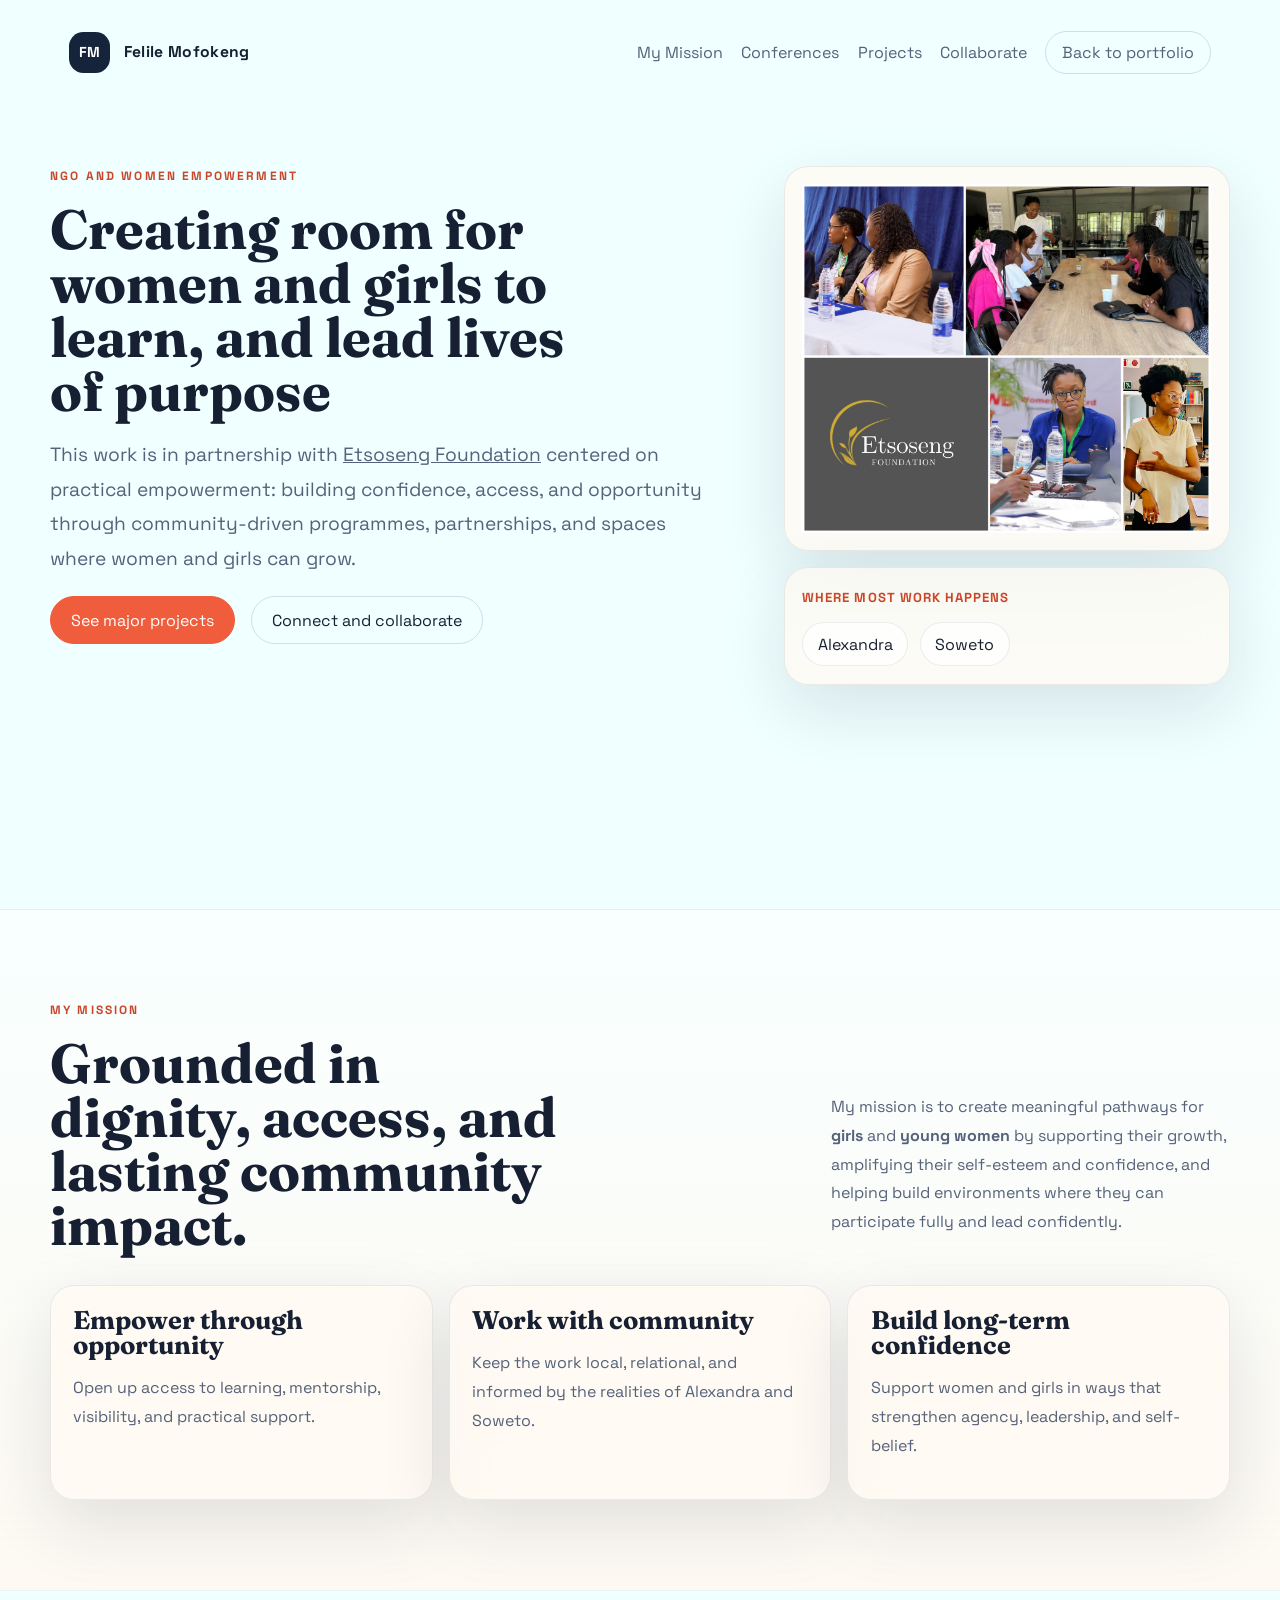
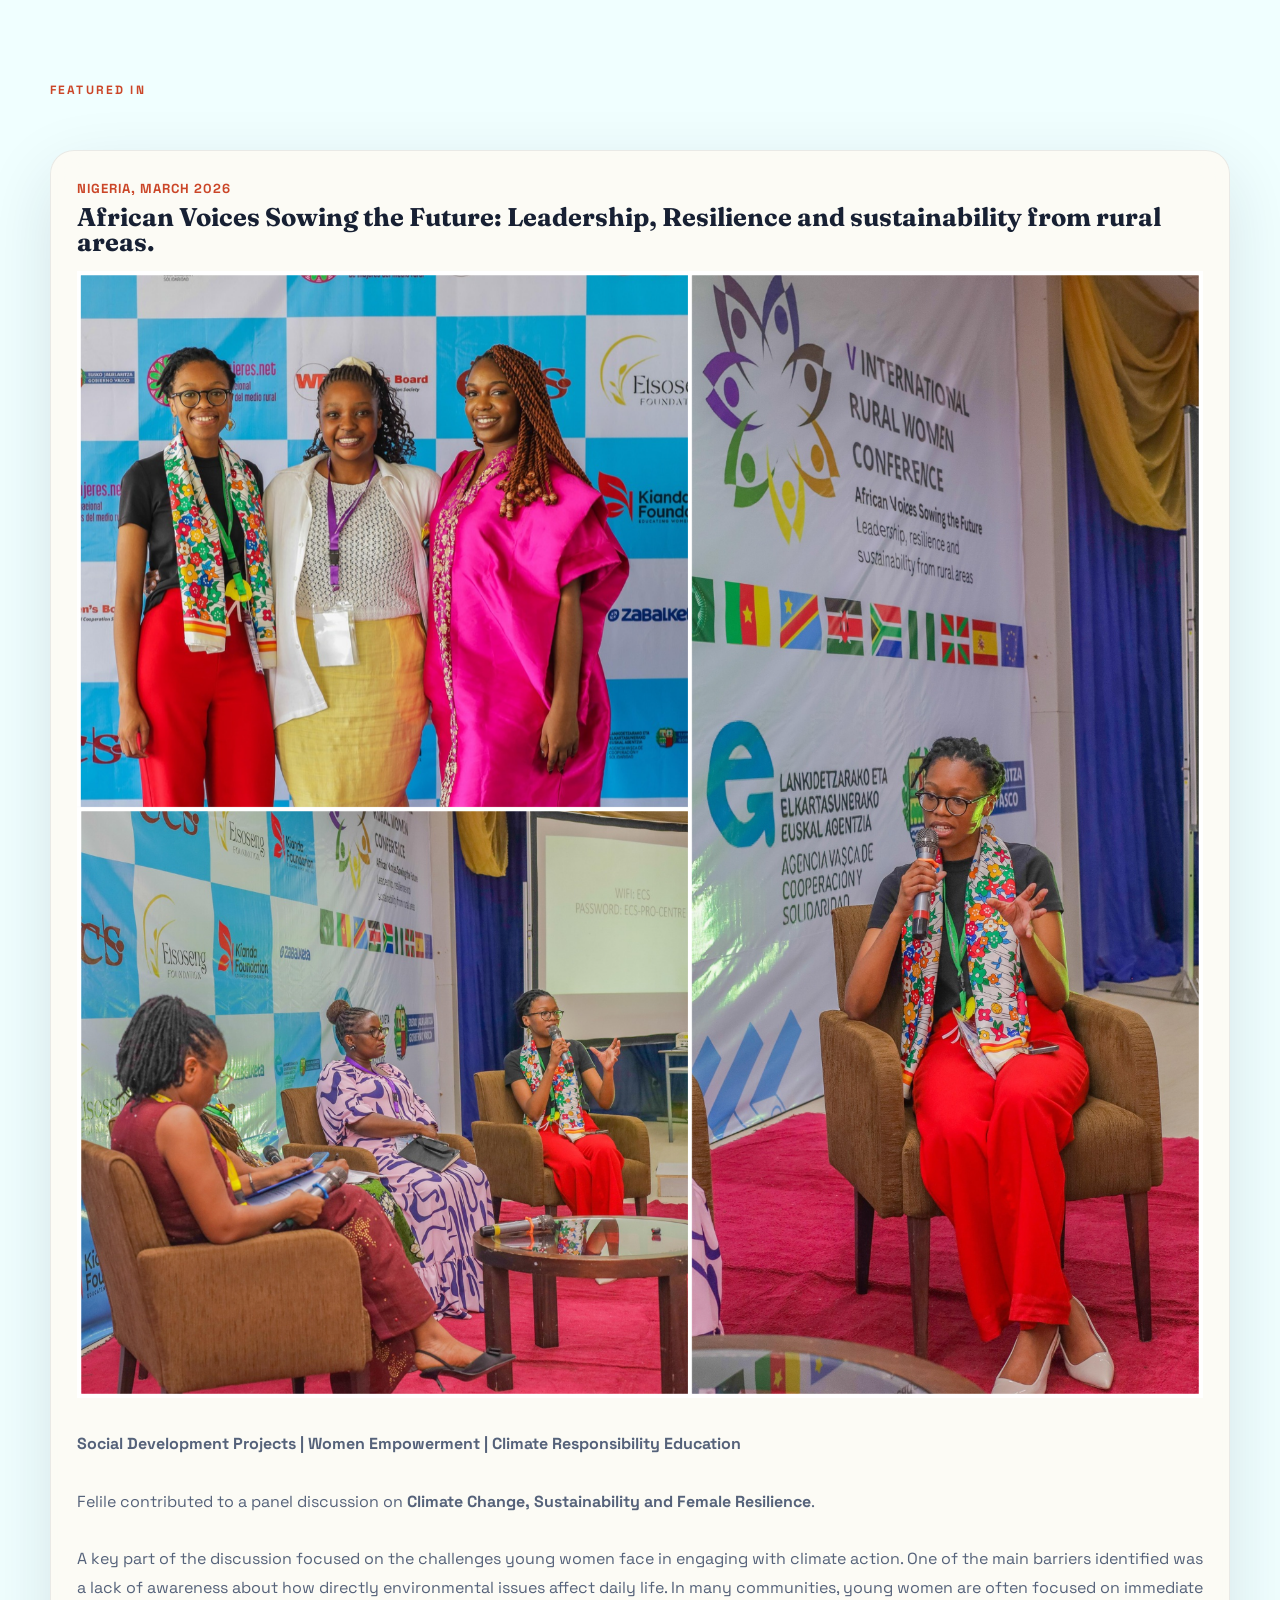
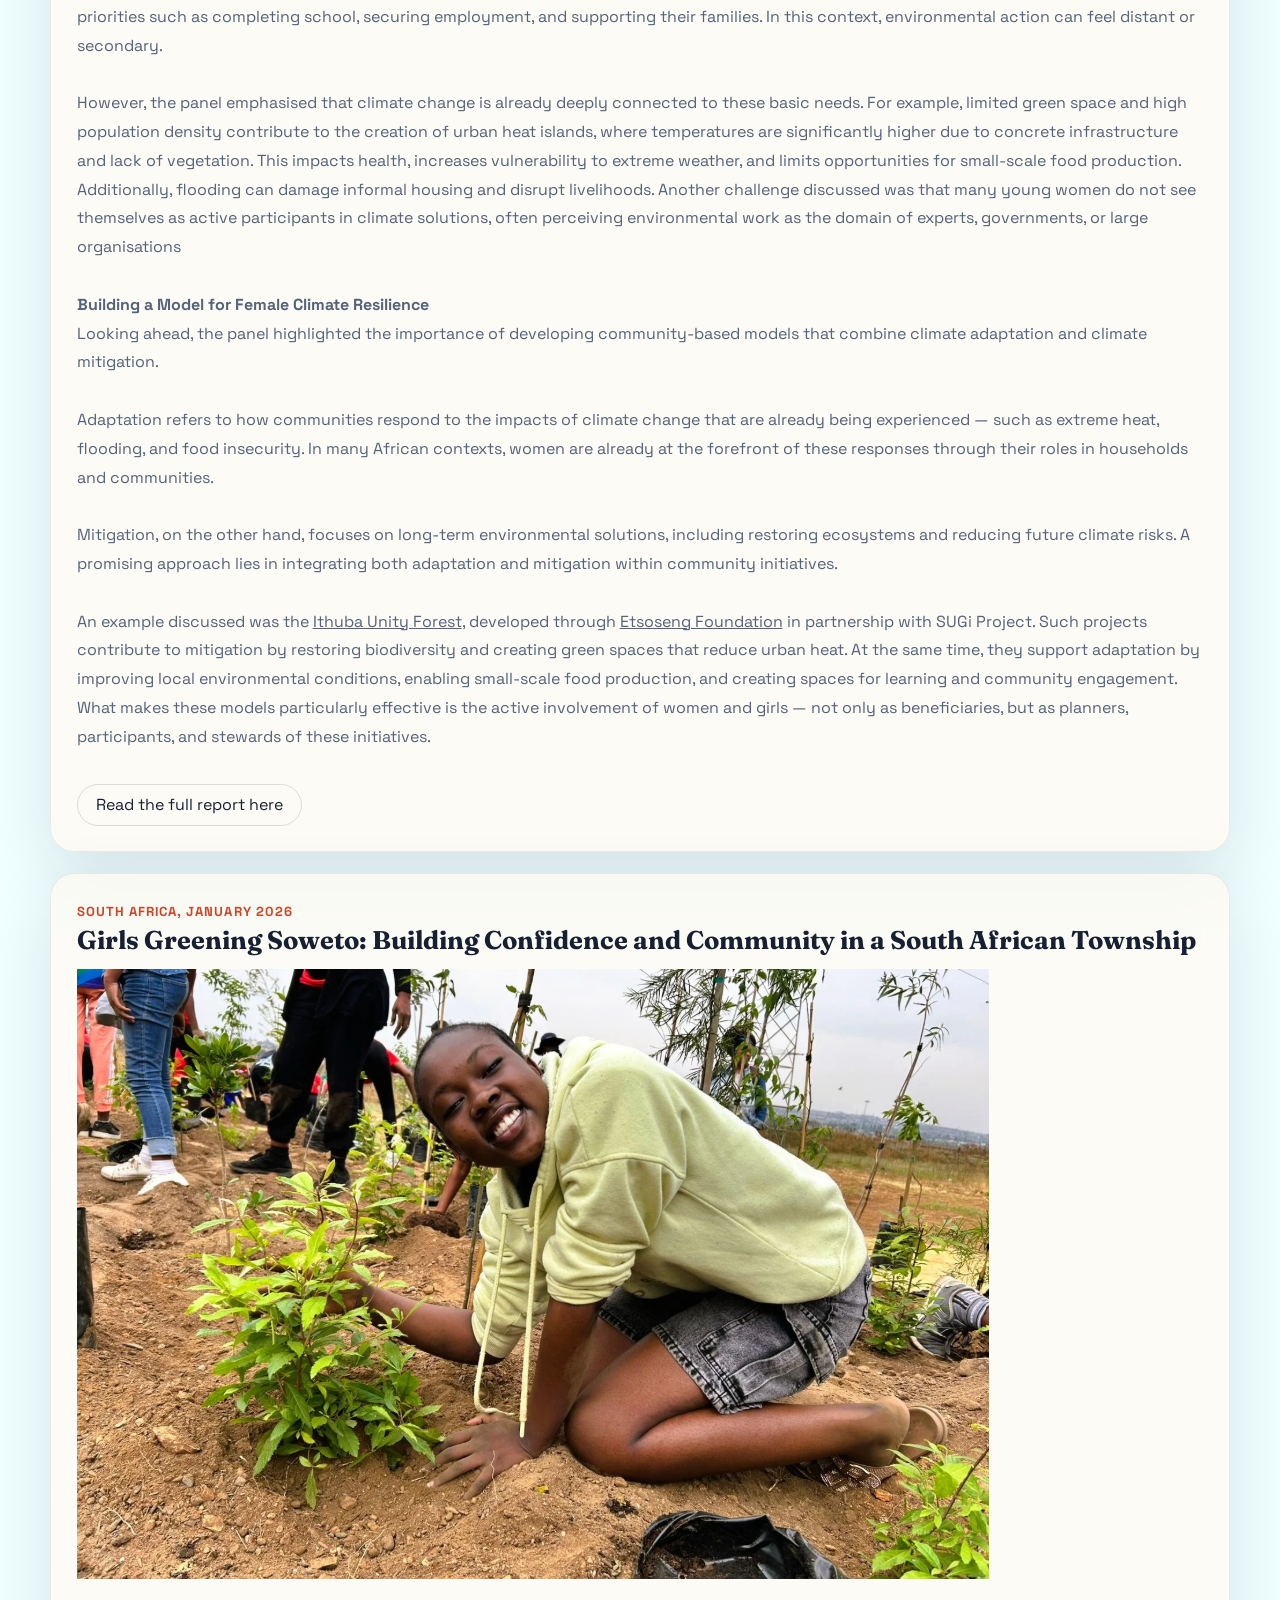
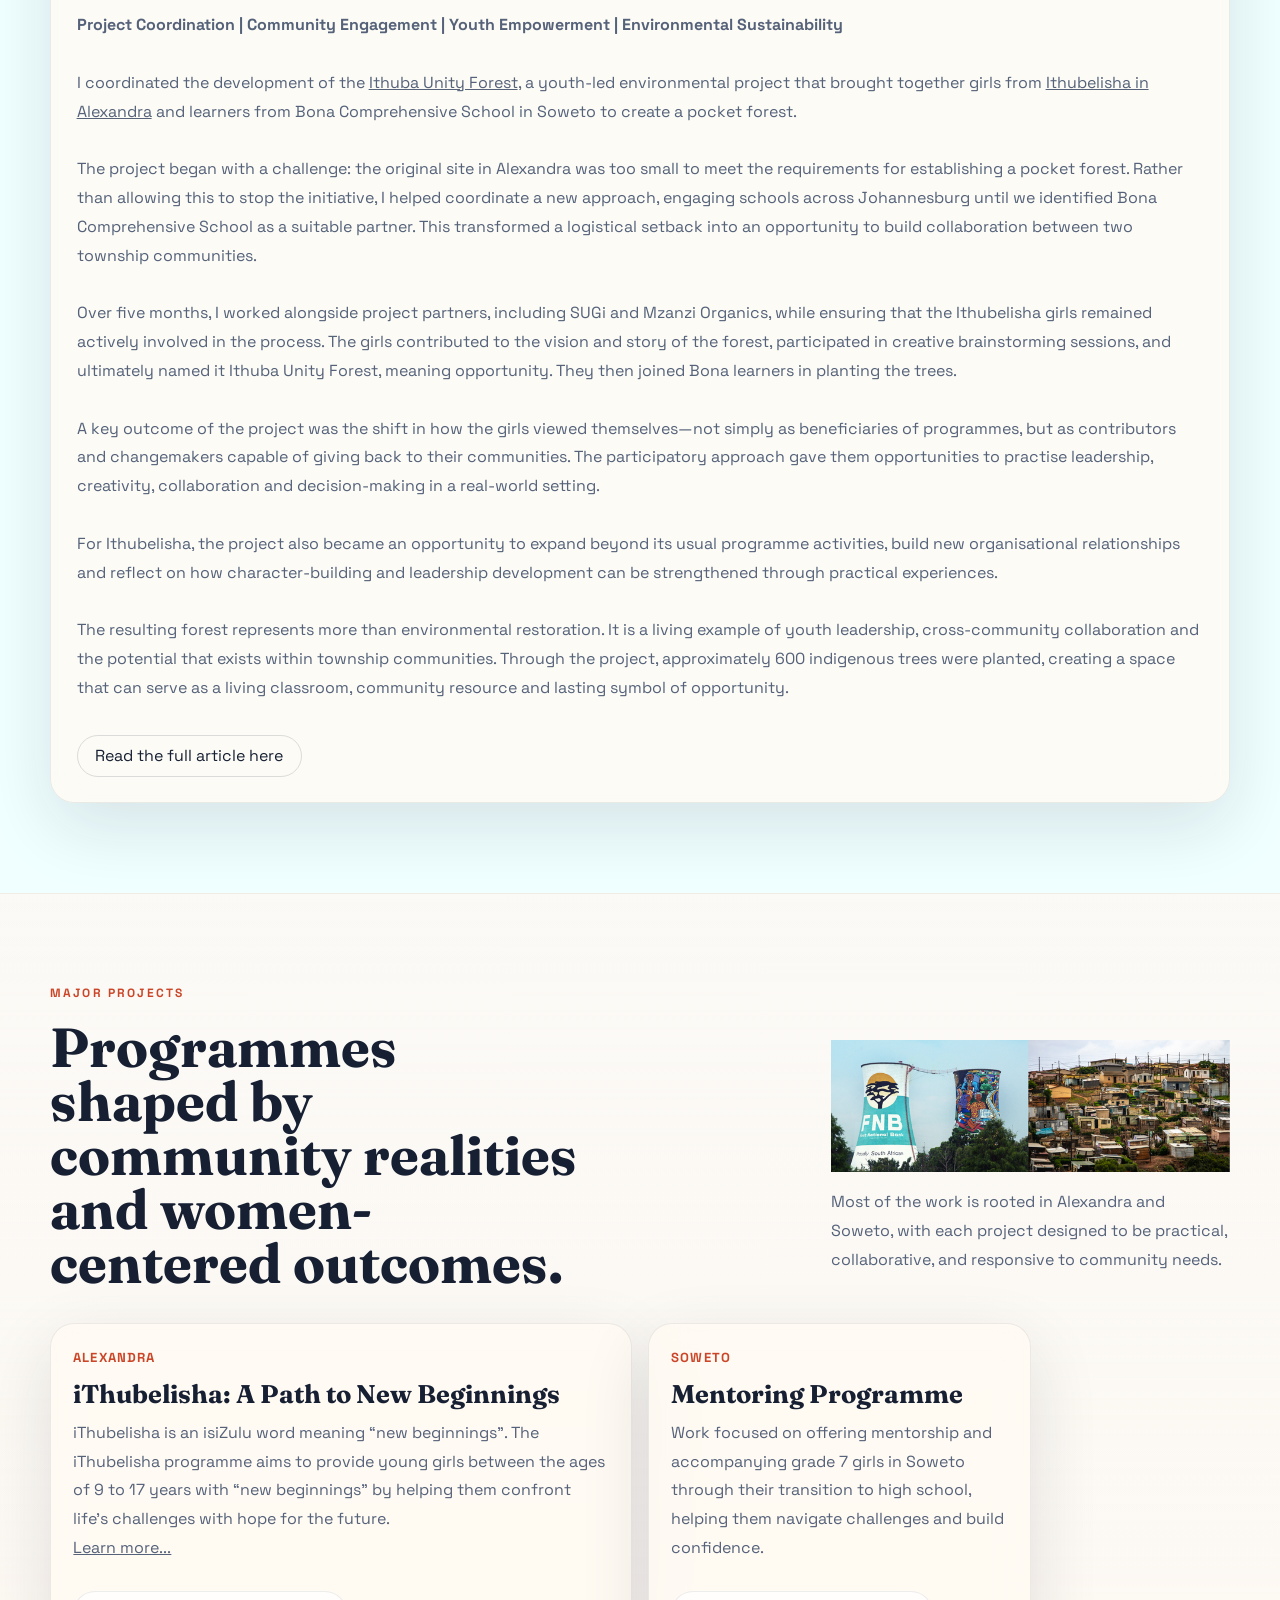
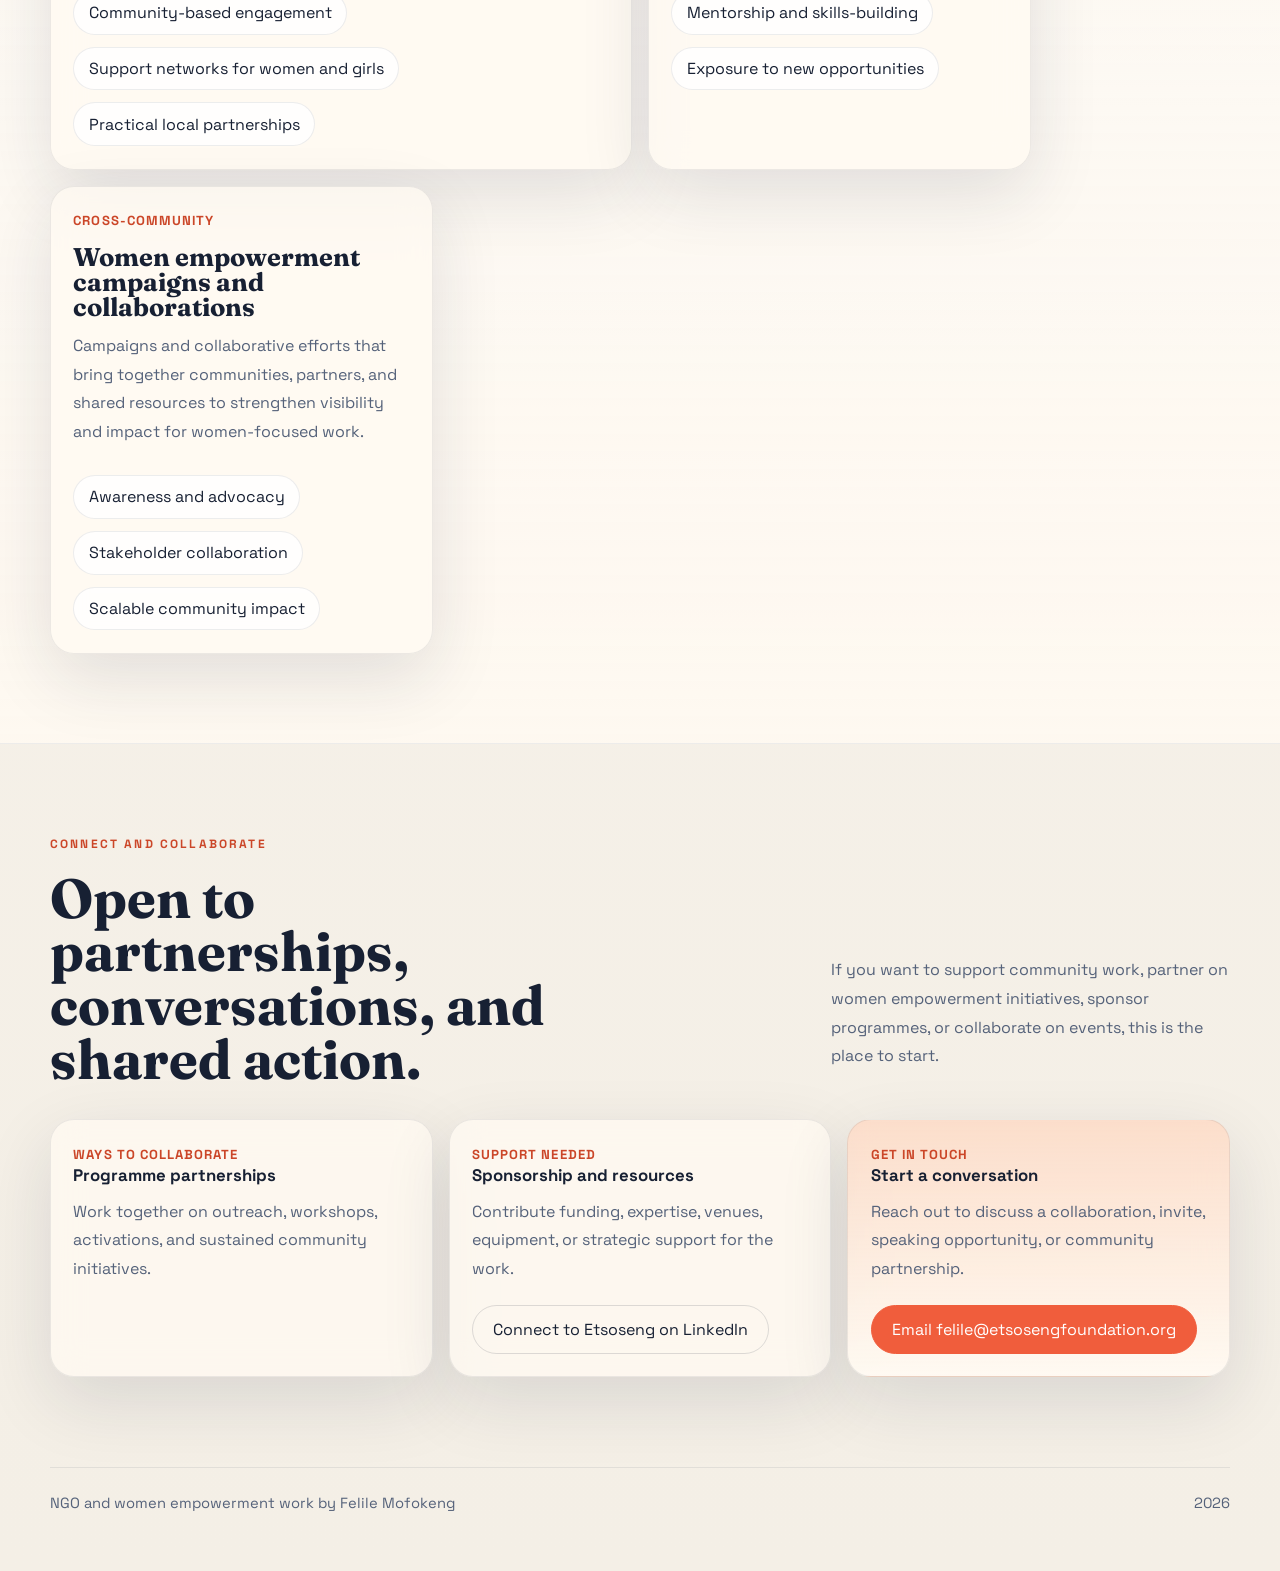
<file: pages/ngo.html>
<!DOCTYPE html>
<html lang="en">

<head>
	<meta charset="utf-8" />
	<meta name="viewport" content="width=device-width, initial-scale=1" />
	<meta name="description"
		content="NGO and women empowerment work led by Felile Mofokeng across Alexandra, Soweto, and surrounding communities." />
	<title>NGO and Women Empowerment | Felile Mofokeng</title>
	<link rel="icon" type="image/x-icon" href="../assets/img/Profile_Picture.png" />
	<link rel="preconnect" href="https://fonts.googleapis.com" />
	<link rel="preconnect" href="https://fonts.gstatic.com" crossorigin />
	<link
		href="https://fonts.googleapis.com/css2?family=Fraunces:opsz,wght@9..144,600;9..144,700&family=Space+Grotesk:wght@400;500;700&display=swap"
		rel="stylesheet" />
	<link href="../css/styles.css" rel="stylesheet" />
	<script src="https://fontawesome.com" crossorigin="anonymous"></script>
</head>

<body>
	<div class="site-shell" style="background-color: azure;">
		<header class="site-header" id="top">
			<nav class="nav container" aria-label="Primary">
				<a class="brand" href="../index.html">
					<span class="brand-mark">FM</span>
					<span class="brand-text">Felile Mofokeng</span>
				</a>
				<button class="nav-toggle" type="button" aria-expanded="false" aria-controls="site-menu"
					aria-label="Open navigation">
					<span></span>
					<span></span>
				</button>
				<div class="nav-menu" id="site-menu">
					<a href="#mission">My Mission</a>
					<a href="#conference">Conferences</a>
					<a href="#projects">Projects</a>
					<a href="#collaborate">Collaborate</a>
					<a class="button button-small button-ghost" href="../index.html">Back to portfolio</a>
				</div>
			</nav>
		</header>

		<main>
			<section class="hero section container reveal ngo-hero" id="home">
				<div class="hero-copy">
					<p class="eyebrow">NGO and women empowerment</p>
					<h2>Creating room for women and girls to learn, and lead lives of purpose</h2>
					<p class="hero-lead">
						This work is in partnership with <a href="https://www.etsosengfoundation.org/">Etsoseng Foundation</a> centered on practical empowerment: 
						building confidence, access, and opportunity
						through community-driven programmes, partnerships, and spaces where women and girls can grow.
					</p>
					<div class="hero-actions">
						<a class="button" href="#projects">See major projects</a>
						<a class="button button-ghost" href="#collaborate">Connect and collaborate</a>
					</div>
				</div>
				<aside class="hero-panel">
					<div class="hero-card ngo-hero-card">
                        <img src="../assets/img/work_ngo_pictures1.png" alt="NGO Work" />
					</div>
					<div class="hero-card ngo-hero-card">
						<p class="card-label">Where most work happens</p>
						<ul class="chip-list area-list">
							<li class="fa-solid fa-location-dot">Alexandra</li>
							<li class="fa-solid fa-location-dot">Soweto</li>
						</ul>
					</div>
				</aside>
			</section>

			<section class="section section-alt reveal" id="mission">
				<div class="container">
					<div class="section-heading split-heading">
						<div>
							<p class="eyebrow"> My Mission</p>
							<h2>Grounded in dignity, access, and lasting community impact.</h2>
						</div>
						<p>
							My mission is to create meaningful pathways for <b>girls</b> and <b>young women</b> by supporting their growth,
							amplifying their self-esteem and confidence, and helping build environments where they can participate fully and lead confidently.
						</p>
					</div>
					<div class="mission-grid">
						<article class="info-card">
							<h3>Empower through opportunity</h3>
							<p>Open up access to learning, mentorship, visibility, and practical support.</p>
						</article>
						<article class="info-card">
							<h3>Work with community</h3>
							<p>Keep the work local, relational, and informed by the realities of Alexandra and Soweto.</p>
						</article>
						<article class="info-card">
							<h3>Build long-term confidence</h3>
							<p>Support women and girls in ways that strengthen agency, leadership, and self-belief.</p>
						</article>
					</div>
				</div>
			</section>

			<section class="section container reveal" id="conference">
				<div class="section-heading split-heading">
					<div>
						<p class="eyebrow">Featured In</p>
					</div>
				</div>
				<article class="conference-card">
					<div>
						<p class="card-label">Nigeria, March 2026</p>
						<h3 class="fa-solid fa-location-dot"> African Voices Sowing the Future: Leadership, Resilience and sustainability from rural areas.</h3>
					</div>
                        <img src="../assets/img/conference_ng.png" alt="Conference placeholder image" />

					<p>
                        <strong>Social Development Projects | Women Empowerment | Climate Responsibility Education </strong>
                        <br> <br>
                        Felile contributed to a panel discussion on <strong>Climate Change, Sustainability and Female Resilience</strong>. 
                        <br> <br>
                        A key part of the discussion focused on the challenges young women face in engaging with climate
                        action.
                        One of the main barriers identified was a lack of awareness about how directly environmental issues
                        affect daily life. In many communities, young women are often focused on immediate priorities such as
                        completing school, securing employment, and supporting their families. In this context, environmental
                        action can feel distant or secondary. <br> <br>
                        However, the panel emphasised that climate change is already deeply connected to these basic
                        needs.
                        For example, limited green space and high population density contribute to the creation of urban heat
                        islands, where temperatures are significantly higher due to concrete infrastructure and lack of
                        vegetation. This impacts health, increases vulnerability to extreme weather, and limits opportunities for
                        small-scale food production. Additionally, flooding can damage informal housing and disrupt
                        livelihoods.
                        Another challenge discussed was that many young women do not see themselves as active
                        participants in climate solutions, often perceiving environmental work as the domain of experts,
                        governments, or large organisations <br> <br>

                        <strong>Building a Model for Female Climate Resilience</strong> <br> 
                        Looking ahead, the panel highlighted the importance of developing community-based models that
                        combine climate adaptation and climate mitigation. <br> <br>
                        Adaptation refers to how communities respond to the impacts of climate change that are already
                        being experienced — such as extreme heat, flooding, and food insecurity. In many African contexts,
                        women are already at the forefront of these responses through their roles in households and
                        communities. <br> <br>
                        Mitigation, on the other hand, focuses on long-term environmental solutions, including restoring
                        ecosystems and reducing future climate risks.
                        A promising approach lies in integrating both adaptation and mitigation within community
                        initiatives. <br> <br>
                        An example discussed was the <a href="https://www.sugiproject.com/forests/ithuba-unity-forest" target="_blank" rel="noopener noreferrer">Ithuba Unity Forest</a>, developed through <a href="https://www.etsosengfoundation.org/" target="_blank" rel="noopener noreferrer">Etsoseng Foundation</a> in
                        partnership with SUGi Project. Such projects contribute to mitigation by restoring biodiversity and
                        creating green spaces that reduce urban heat. At the same time, they support adaptation by improving
                        local environmental conditions, enabling small-scale food production, and creating spaces for learning
                        and community engagement.
                        What makes these models particularly effective is the active involvement of women and girls — not
                        only as beneficiaries, but as planners, participants, and stewards of these initiatives.
					</p>
                    <a class="button button-small button-ghost" style="width: 20%;" href="../assets/doc/V International Rural Women Conference Report by Etsoseng Foundation.pdf" target="_blank"
                        rel="noreferrer">Read the full report here</a>
               
				</article>
				<br>
				<article class="conference-card">
					<div>
						<p class="card-label">South Africa, January 2026</p>
						<h3 class="fa-solid fa-location-dot"> Girls Greening Soweto: Building Confidence and Community in a South African Township</h3>
					</div>
                        <img src="../assets/img/ithuba1.png" alt="Soweto planting project" />

					<p>
                        <strong>Project Coordination | Community Engagement | Youth Empowerment | Environmental Sustainability</strong>
						<br> <br>
						I coordinated the development of the <a href="https://www.etsosengfoundation.org/copy-of-teenstar">Ithuba Unity Forest</a>, a youth-led environmental project that brought together girls from <a href="https://www.etsosengfoundation.org/ithubelisha-alexandra">Ithubelisha in Alexandra</a> and learners from Bona Comprehensive School in Soweto to create a pocket forest.
						<br> <br>
						The project began with a challenge: the original site in Alexandra was too small to meet the requirements for establishing a pocket forest. Rather than allowing this to stop the initiative, I helped coordinate a new approach, engaging schools across Johannesburg until we identified Bona Comprehensive School as a suitable partner. This transformed a logistical setback into an opportunity to build collaboration between two township communities.
						<br> <br>
						Over five months, I worked alongside project partners, including SUGi and Mzanzi Organics, while ensuring that the Ithubelisha girls remained actively involved in the process. The girls contributed to the vision and story of the forest, participated in creative brainstorming sessions, and ultimately named it Ithuba Unity Forest, meaning opportunity. They then joined Bona learners in planting the trees.
						<br> <br>
						A key outcome of the project was the shift in how the girls viewed themselves—not simply as beneficiaries of programmes, but as contributors and changemakers capable of giving back to their communities. The participatory approach gave them opportunities to practise leadership, creativity, collaboration and decision-making in a real-world setting.
						<br> <br>
						For Ithubelisha, the project also became an opportunity to expand beyond its usual programme activities, build new organisational relationships and reflect on how character-building and leadership development can be strengthened through practical experiences.
						<br> <br>
						The resulting forest represents more than environmental restoration. It is a living example of youth leadership, cross-community collaboration and the potential that exists within township communities. Through the project, approximately 600 indigenous trees were planted, creating a space that can serve as a living classroom, community resource and lasting symbol of opportunity.
											
					</p>
                    <a class="button button-small button-ghost" style="width: 20%;" href="https://wonderfoundation.org.uk/girls-in-soweto-south-africa-are-planting-a-greener-future-while-building-confidence-and-community/" target="_blank"
                        rel="noreferrer">Read the full article here</a>
                </div>
				</article>
			</section>

			<section class="section section-alt reveal" id="projects">
				<div class="container">
					<div class="section-heading split-heading">
						<div>
							<p class="eyebrow">Major projects</p>
							<h2>Programmes shaped by community realities and women-centered outcomes.</h2>
						</div>
						<article>
                            <img src="../assets/img/work_ngo_townships.png" alt="Projects placeholder image" />
							<p>Most of the work is rooted in Alexandra and Soweto, with each project designed to be practical, collaborative, and responsive to community needs.</p>
                        </article>
					</div>
					<div class="projects-grid ngo-projects-grid">
						<article class="project-card featured ngo-project-card">
							<div class="project-copy">
								<p class="project-tag">Alexandra</p>
								<h3>iThubelisha: A Path to New Beginnings</h3>
								<p>
									iThubelisha is an isiZulu word meaning “new beginnings”. The iThubelisha programme aims to provide young girls between the ages of 9 to 17 years with “new beginnings” by helping them confront life’s challenges with hope for the future. <br>
                                    <a href="https://www.etsosengfoundation.org/ithubelisha-alexandra" target="_blank" rel="noreferrer noopener">Learn more...</a>
								</p>
								<ul class="detail-list">
									<li>Community-based engagement</li>
									<li>Support networks for women and girls</li>
									<li>Practical local partnerships</li>
								</ul>
							</div>
						</article>
						<article class="project-card ngo-project-card">
							<div class="project-copy">
								<p class="project-tag">Soweto</p>
								<h3>Mentoring Programme</h3>
								<p>
									Work focused on offering mentorship and accompanying grade 7 girls in Soweto through their transition to high school,
                                     helping them navigate challenges and build confidence.
								</p>
								<ul class="detail-list">
									<li>Mentorship and skills-building</li>
									<li>Exposure to new opportunities</li>
								</ul>
							</div>
						</article>
						<article class="project-card ngo-project-card">
							<div class="project-copy">
								<p class="project-tag">Cross-community</p>
								<h3>Women empowerment campaigns and collaborations</h3>
								<p>
									Campaigns and collaborative efforts that bring together communities, partners,
									and shared resources to strengthen visibility and impact for women-focused work.
								</p>
								<ul class="detail-list">
									<li>Awareness and advocacy</li>
									<li>Stakeholder collaboration</li>
									<li>Scalable community impact</li>
								</ul>
							</div>
						</article>
					</div>
				</div>
			</section>

			<section class="section container reveal" id="collaborate">
				<div class="section-heading split-heading">
					<div>
						<p class="eyebrow">Connect and collaborate</p>
						<h2>Open to partnerships, conversations, and shared action.</h2>
					</div>
					<p>
						If you want to support community work, partner on women empowerment initiatives, sponsor programmes, or collaborate on events, this is the place to start.
					</p>
				</div>
				<div class="collaboration-grid">
					<article class="contact-card collaboration-card" >
						<span class="contact-label">Ways to collaborate</span> <br>
						<strong>Programme partnerships</strong>
						<p>Work together on outreach, workshops, activations, and sustained community initiatives.</p>
					</article>
					<article class="contact-card collaboration-card">
						<span class="contact-label">Support needed</span> <br>
						<strong>Sponsorship and resources</strong>
						<p>Contribute funding, expertise, venues, equipment, or strategic support for the work.</p> <br>
                        <div class="hero-actions">
							<a class="button button-ghost" href="https://za.linkedin.com/company/etsoseng-foundation"
								target="_blank" rel="noopener noreferrer">Connect to Etsoseng on LinkedIn</a>
						</div>
					</article>
					<article class="contact-card collaboration-card collaboration-cta">
						<span class="contact-label">Get in touch</span> <br>
						<strong>Start a conversation</strong>
						<p>Reach out to discuss a collaboration, invite, speaking opportunity, or community partnership.</p> <br>
						<div class="hero-actions">
							<a class="button" href="mailto:felile@etsosengfoundation.org">Email felile@etsosengfoundation.org</a> 
						</div>
					</article>
				</div>
			</section>
		</main>

		<footer class="site-footer">
			<div class="container footer-content">
				<p>NGO and women empowerment work by Felile Mofokeng</p>
				<p><span id="current-year"></span></p>
			</div>
		</footer>
	</div>

	<script src="../js/scripts.js"></script>
</body>

</html>
</file>
<file: css/styles.css>
@charset "UTF-8";

:root {
  --bg: #f4efe6;
  --surface: rgba(255, 250, 242, 0.76);
  --surface-strong: #fffaf3;
  --surface-contrast: #15243a;
  --text: #172033;
  --muted: #55627a;
  --accent: #f05d3c;
  --accent-dark: #cb4628;
  --accent-soft: #ffd6bf;
  --line: rgba(23, 32, 51, 0.12);
  --shadow: 0 24px 70px rgba(21, 36, 58, 0.12);
  --radius-xl: 32px;
  --radius-lg: 24px;
  --radius-md: 18px;
  --radius-sm: 999px;
  --max-width: 1180px;
}

*,
*::before,
*::after {
  box-sizing: border-box;
}

html {
  scroll-behavior: smooth;
}

body {
  margin: 0;
  font-family: "Space Grotesk", "Segoe UI", sans-serif;
  color: var(--text);
  background:
    radial-gradient(circle at top left, rgba(240, 93, 60, 0.18), transparent 32%),
    radial-gradient(circle at 85% 18%, rgba(34, 197, 170, 0.16), transparent 26%),
    linear-gradient(180deg, #fbf8f3 0%, var(--bg) 100%);
}

body.menu-open {
  overflow: hidden;
}

img {
  display: block;
  max-width: 100%;
}

a {
  color: inherit;
}

button,
a {
  -webkit-tap-highlight-color: transparent;
}

button,
input,
textarea,
select {
  font: inherit;
}

.site-shell {
  position: relative;
  overflow: clip;
}

.site-shell::before,
.site-shell::after {
  content: "";
  position: fixed;
  inset: auto;
  width: 24rem;
  height: 24rem;
  border-radius: 50%;
  filter: blur(70px);
  pointer-events: none;
  z-index: -1;
}

.site-shell::before {
  top: -8rem;
  right: -6rem;
  background: rgba(240, 93, 60, 0.12);
}

.site-shell::after {
  bottom: 10rem;
  left: -8rem;
  background: rgba(61, 142, 212, 0.12);
}

.container {
  width: min(calc(100% - 2rem), var(--max-width));
  margin: 0 auto;
}

.section {
  padding: clamp(4rem, 7vw, 7rem) 0;
}

.section-alt {
  background: linear-gradient(180deg, rgba(255, 255, 255, 0.58), rgba(255, 249, 241, 0.9));
  border-block: 1px solid rgba(23, 32, 51, 0.06);
}

.site-header {
  position: sticky;
  top: 0;
  z-index: 20;
  padding: 1rem 0 0;
}

.nav {
  display: flex;
  align-items: center;
  justify-content: space-between;
  gap: 1rem;
  padding: 0.9rem 1.1rem;
  border: 1px solid transparent;
  border-radius: var(--radius-sm);
  transition: background-color 200ms ease, border-color 200ms ease, box-shadow 200ms ease;
}

.site-header.is-scrolled .nav {
  background: rgba(255, 250, 243, 0.78);
  border-color: rgba(23, 32, 51, 0.08);
  box-shadow: 0 12px 30px rgba(21, 36, 58, 0.08);
  -webkit-backdrop-filter: blur(18px);
  backdrop-filter: blur(18px);
}

.brand {
  display: inline-flex;
  align-items: center;
  gap: 0.85rem;
  text-decoration: none;
}

.brand-mark {
  display: grid;
  place-items: center;
  width: 2.6rem;
  height: 2.6rem;
  border-radius: 0.9rem;
  background: var(--surface-contrast);
  color: #fff;
  font-size: 0.9rem;
  font-weight: 700;
}

.brand-text {
  font-size: 0.98rem;
  font-weight: 700;
  letter-spacing: 0.02em;
}

.nav-toggle {
  display: none;
  border: 0;
  padding: 0.55rem;
  background: transparent;
}

.nav-toggle span {
  display: block;
  width: 1.5rem;
  height: 2px;
  margin: 0.28rem 0;
  background: var(--text);
  transition: transform 200ms ease, opacity 200ms ease;
}

.nav-menu {
  display: flex;
  align-items: center;
  gap: 1.15rem;
}

.nav-menu a {
  text-decoration: none;
  color: var(--muted);
}

.nav-menu a:hover,
.nav-menu a:focus-visible {
  color: var(--text);
}

.hero {
  display: grid;
  grid-template-columns: minmax(0, 1.2fr) minmax(280px, 0.8fr);
  align-items: center;
  gap: clamp(2rem, 5vw, 5rem);
  min-height: calc(100vh - 5rem);
  padding-top: clamp(3rem, 6vw, 5rem);
}

.eyebrow {
  margin: 0 0 1rem;
  color: var(--accent-dark);
  text-transform: uppercase;
  letter-spacing: 0.18em;
  font-size: 0.75rem;
  font-weight: 700;
}

h1,
h2,
h3 {
  margin: 0;
  font-family: "Fraunces", Georgia, serif;
  line-height: 0.98;
}

h1 {
  font-size: clamp(3.5rem, 7vw, 6.8rem);
  max-width: 12ch;
}

h2 {
  font-size: clamp(2.2rem, 4.3vw, 4rem);
  max-width: 14ch;
}

h3 {
  font-size: clamp(1.35rem, 2vw, 1.8rem);
}

p {
  color: var(--muted);
  font-size: 1rem;
  line-height: 1.8;
}

.hero-lead {
  max-width: 60ch;
  font-size: clamp(1.05rem, 1.5vw, 1.2rem);
}

.hero-actions,
.dialog-links,
.footer-content {
  display: flex;
  align-items: center;
  gap: 1rem;
  flex-wrap: wrap;
}

.button,
.dialog-links a,
.dialog-close,
.gallery-button {
  display: inline-flex;
  align-items: center;
  justify-content: center;
  min-height: 3rem;
  padding: 0.8rem 1.25rem;
  border: 1px solid var(--accent);
  border-radius: var(--radius-sm);
  background: var(--accent);
  color: #fff;
  text-decoration: none;
  transition: transform 180ms ease, background-color 180ms ease, border-color 180ms ease;
}

.button:hover,
.button:focus-visible,
.dialog-links a:hover,
.dialog-links a:focus-visible,
.dialog-close:hover,
.dialog-close:focus-visible,
.gallery-button:hover,
.gallery-button:focus-visible {
  transform: translateY(-1px);
  background: var(--accent-dark);
  border-color: var(--accent-dark);
}

.button-ghost,
.dialog-links a.link-secondary,
.gallery-button,
.dialog-close {
  background: transparent;
  color: var(--text);
  border-color: rgba(23, 32, 51, 0.14);
}

.button-small {
  min-height: 2.6rem;
  padding: 0.6rem 1rem;
}

.hero-metrics {
  display: grid;
  grid-template-columns: repeat(3, minmax(0, 1fr));
  gap: 1rem;
  padding: 0;
  margin: 2.5rem 0 0;
  list-style: none;
}

.hero-metrics li,
.hero-card,
.skill-group,
.info-card,
.project-card,
.contact-card {
  background: var(--surface);
  border: 1px solid rgba(23, 32, 51, 0.08);
  border-radius: var(--radius-lg);
  box-shadow: var(--shadow);
  -webkit-backdrop-filter: blur(16px);
  backdrop-filter: blur(16px);
}

.hero-metrics li {
  padding: 1.25rem;
}

.hero-metrics strong {
  display: block;
  margin-bottom: 0.35rem;
  color: var(--text);
  font-size: 1.25rem;
}

.hero-metrics span {
  color: var(--muted);
  font-size: 0.92rem;
}

.hero-panel {
  display: grid;
  gap: 1rem;
}

.hero-card {
  padding: 1.1rem;
}

.profile-card {
  display: grid;
  grid-template-columns: 112px 1fr;
  gap: 1rem;
  align-items: center;
}

.profile-card img {
  width: 112px;
  aspect-ratio: 1;
  object-fit: cover;
  border-radius: 1.5rem;
}

.card-label,
.project-tag,
.contact-label {
  margin: 0 0 0.3rem;
  color: var(--accent-dark);
  font-size: 0.82rem;
  font-weight: 700;
  letter-spacing: 0.08em;
  text-transform: uppercase;
}

.card-value {
  margin: 0;
  color: var(--text);
  font-size: 1rem;
  line-height: 1.6;
}

.about-grid {
  display: grid;
  grid-template-columns: minmax(0, 0.9fr) minmax(0, 1.1fr);
  gap: 2rem;
}

.about-copy {
  display: grid;
  gap: 0.75rem;
}

.about-highlights {
  grid-column: 1 / -1;
  display: grid;
  grid-template-columns: repeat(3, minmax(0, 1fr));
  gap: 1rem;
}

.info-card,
.skill-group,
.project-card,
.contact-card {
  padding: 1.4rem;
}

.section-heading {
  display: grid;
  gap: 0.8rem;
  margin-bottom: 2rem;
}

.split-heading {
  grid-template-columns: minmax(0, 1fr) minmax(280px, 0.52fr);
  align-items: end;
}

.skills-grid,
.projects-grid,
.contact-cards {
  display: grid;
  gap: 1rem;
}

.skills-grid {
  grid-template-columns: repeat(3, minmax(0, 1fr));
}

.chip-list,
.detail-list {
  display: flex;
  flex-wrap: wrap;
  gap: 0.75rem;
  padding: 0;
  margin: 1rem 0 0;
  list-style: none;
}

.chip-list li,
.detail-list li {
  padding: 0.65rem 0.9rem;
  border-radius: var(--radius-sm);
  background: rgba(255, 255, 255, 0.74);
  border: 1px solid rgba(23, 32, 51, 0.08);
  color: var(--text);
}

.projects-grid {
  grid-template-columns: repeat(12, minmax(0, 1fr));
}

.project-card {
  grid-column: span 4;
  display: grid;
  gap: 1rem;
  align-content: start;
}

.project-card.featured {
  grid-column: span 6;
}

.project-card img {
  width: 100%;
  aspect-ratio: 16 / 10;
  object-fit: cover;
  border-radius: var(--radius-md);
}

.project-copy {
  display: grid;
  gap: 0.75rem;
}

.project-copy p {
  margin: 0;
}

.text-link {
  border: 0;
  padding: 0;
  background: transparent;
  color: var(--text);
  font-weight: 700;
  text-align: left;
}

.text-link:hover,
.text-link:focus-visible {
  color: var(--accent-dark);
}

.contact-grid {
  display: grid;
  grid-template-columns: minmax(0, 0.85fr) minmax(0, 1.15fr);
  gap: 2rem;
  align-items: start;
}

.contact-cards {
  grid-template-columns: repeat(2, minmax(0, 1fr));
}

.contact-card {
  text-decoration: none;
}

.contact-card strong {
  color: var(--text);
  font-size: 1.05rem;
}

.ngo-hero {
  align-items: start;
}

.impact-ribbon {
  margin-top: 2rem;
}

.ngo-hero-card {
  min-height: 100%;
}

.area-list {
  margin-top: 0.8rem;
}

.mission-grid,
.collaboration-grid {
  display: grid;
  gap: 1rem;
}

.mission-grid {
  grid-template-columns: repeat(3, minmax(0, 1fr));
}

.conference-card,
.collaboration-card {
  background: var(--surface);
  border: 1px solid rgba(23, 32, 51, 0.08);
  border-radius: var(--radius-lg);
  box-shadow: var(--shadow);
  -webkit-backdrop-filter: blur(16px);
  backdrop-filter: blur(16px);
}

.conference-card {
  display: grid;
  gap: 1rem;
  padding: 1.6rem;
}

.ngo-projects-grid {
  grid-template-columns: repeat(12, minmax(0, 1fr));
}

.ngo-project-card {
  min-height: 100%;
}

.collaboration-grid {
  grid-template-columns: repeat(3, minmax(0, 1fr));
}

.collaboration-card {
  padding: 1.4rem;
  text-decoration: none;
}

.collaboration-card p {
  margin: 0.75rem 0 0;
}

.collaboration-cta {
  background: linear-gradient(180deg, rgba(255, 214, 191, 0.7), rgba(255, 250, 242, 0.94));
}

.site-footer {
  padding: 0 0 2rem;
}

.footer-content {
  justify-content: space-between;
  padding: 1.4rem 0;
  border-top: 1px solid rgba(23, 32, 51, 0.08);
}

.footer-content p {
  margin: 0;
  font-size: 0.92rem;
}

.project-dialog {
  width: min(980px, calc(100% - 1.5rem));
  padding: 1.2rem;
  border: 1px solid rgba(23, 32, 51, 0.12);
  border-radius: var(--radius-xl);
  background: #fffaf3;
  box-shadow: 0 28px 80px rgba(21, 36, 58, 0.25);
}

.project-dialog::backdrop {
  background: rgba(10, 15, 27, 0.64);
  -webkit-backdrop-filter: blur(6px);
  backdrop-filter: blur(6px);
}

.dialog-close-row {
  display: flex;
  justify-content: flex-end;
  margin-bottom: 1rem;
}

.dialog-layout {
  display: grid;
  grid-template-columns: minmax(0, 1.05fr) minmax(0, 0.95fr);
  gap: 1.25rem;
}

.dialog-media {
  display: grid;
  gap: 0.9rem;
}

.dialog-media img {
  width: 100%;
  aspect-ratio: 16 / 10;
  object-fit: cover;
  border-radius: var(--radius-lg);
  background: rgba(23, 32, 51, 0.08);
}

.dialog-copy {
  display: grid;
  align-content: start;
  gap: 1rem;
}

.dialog-copy p,
.dialog-copy ul {
  margin: 0;
}

.dialog-gallery-controls {
  display: flex;
  gap: 0.75rem;
}

.reveal {
  opacity: 0;
  transform: translateY(24px);
  transition: opacity 550ms ease, transform 550ms ease;
}

.reveal.is-visible {
  opacity: 1;
  transform: translateY(0);
}

@media (prefers-reduced-motion: reduce) {
  html {
    scroll-behavior: auto;
  }

  .reveal,
  .button,
  .dialog-links a,
  .dialog-close,
  .gallery-button,
  .nav,
  .nav-toggle span {
    transition: none;
  }
}

@media (max-width: 960px) {
  .hero,
  .about-grid,
  .contact-grid,
  .dialog-layout,
  .split-heading,
  .skills-grid,
  .about-highlights,
  .mission-grid,
  .collaboration-grid {
    grid-template-columns: 1fr;
  }

  .project-card,
  .project-card.featured {
    grid-column: span 6;
  }
}

@media (max-width: 760px) {
  .site-header {
    padding-top: 0.7rem;
  }

  .nav {
    position: relative;
    border-radius: 1.2rem;
  }

  .nav-toggle {
    display: inline-block;
  }

  .nav-toggle[aria-expanded="true"] span:first-child {
    transform: translateY(6px) rotate(45deg);
  }

  .nav-toggle[aria-expanded="true"] span:last-child {
    transform: translateY(-6px) rotate(-45deg);
  }

  .nav-menu {
    position: absolute;
    top: calc(100% + 0.75rem);
    left: 0;
    right: 0;
    display: grid;
    gap: 0.25rem;
    padding: 1rem;
    background: rgba(255, 250, 243, 0.96);
    border: 1px solid rgba(23, 32, 51, 0.08);
    border-radius: 1.3rem;
    box-shadow: 0 20px 40px rgba(21, 36, 58, 0.12);
    -webkit-backdrop-filter: blur(18px);
    backdrop-filter: blur(18px);
    opacity: 0;
    visibility: hidden;
    transform: translateY(-8px);
    transition: opacity 180ms ease, transform 180ms ease, visibility 180ms ease;
  }

  .nav-menu.is-open {
    opacity: 1;
    visibility: visible;
    transform: translateY(0);
  }

  .nav-menu a {
    padding: 0.7rem 0;
  }

  .hero {
    min-height: 0;
  }

  .hero-metrics,
  .contact-cards {
    grid-template-columns: 1fr;
  }

  .projects-grid {
    grid-template-columns: 1fr;
  }

  .project-card,
  .project-card.featured {
    grid-column: auto;
  }
}

@media (max-width: 560px) {
  .container {
    width: min(calc(100% - 1.25rem), var(--max-width));
  }

  .profile-card {
    grid-template-columns: 1fr;
  }

  .footer-content,
  .hero-actions,
  .dialog-gallery-controls,
  .dialog-links {
    align-items: stretch;
  }

  .button,
  .dialog-links a,
  .dialog-close,
  .gallery-button {
    width: 100%;
  }

  .project-dialog {
    padding: 1rem;
  }
}
</file>
